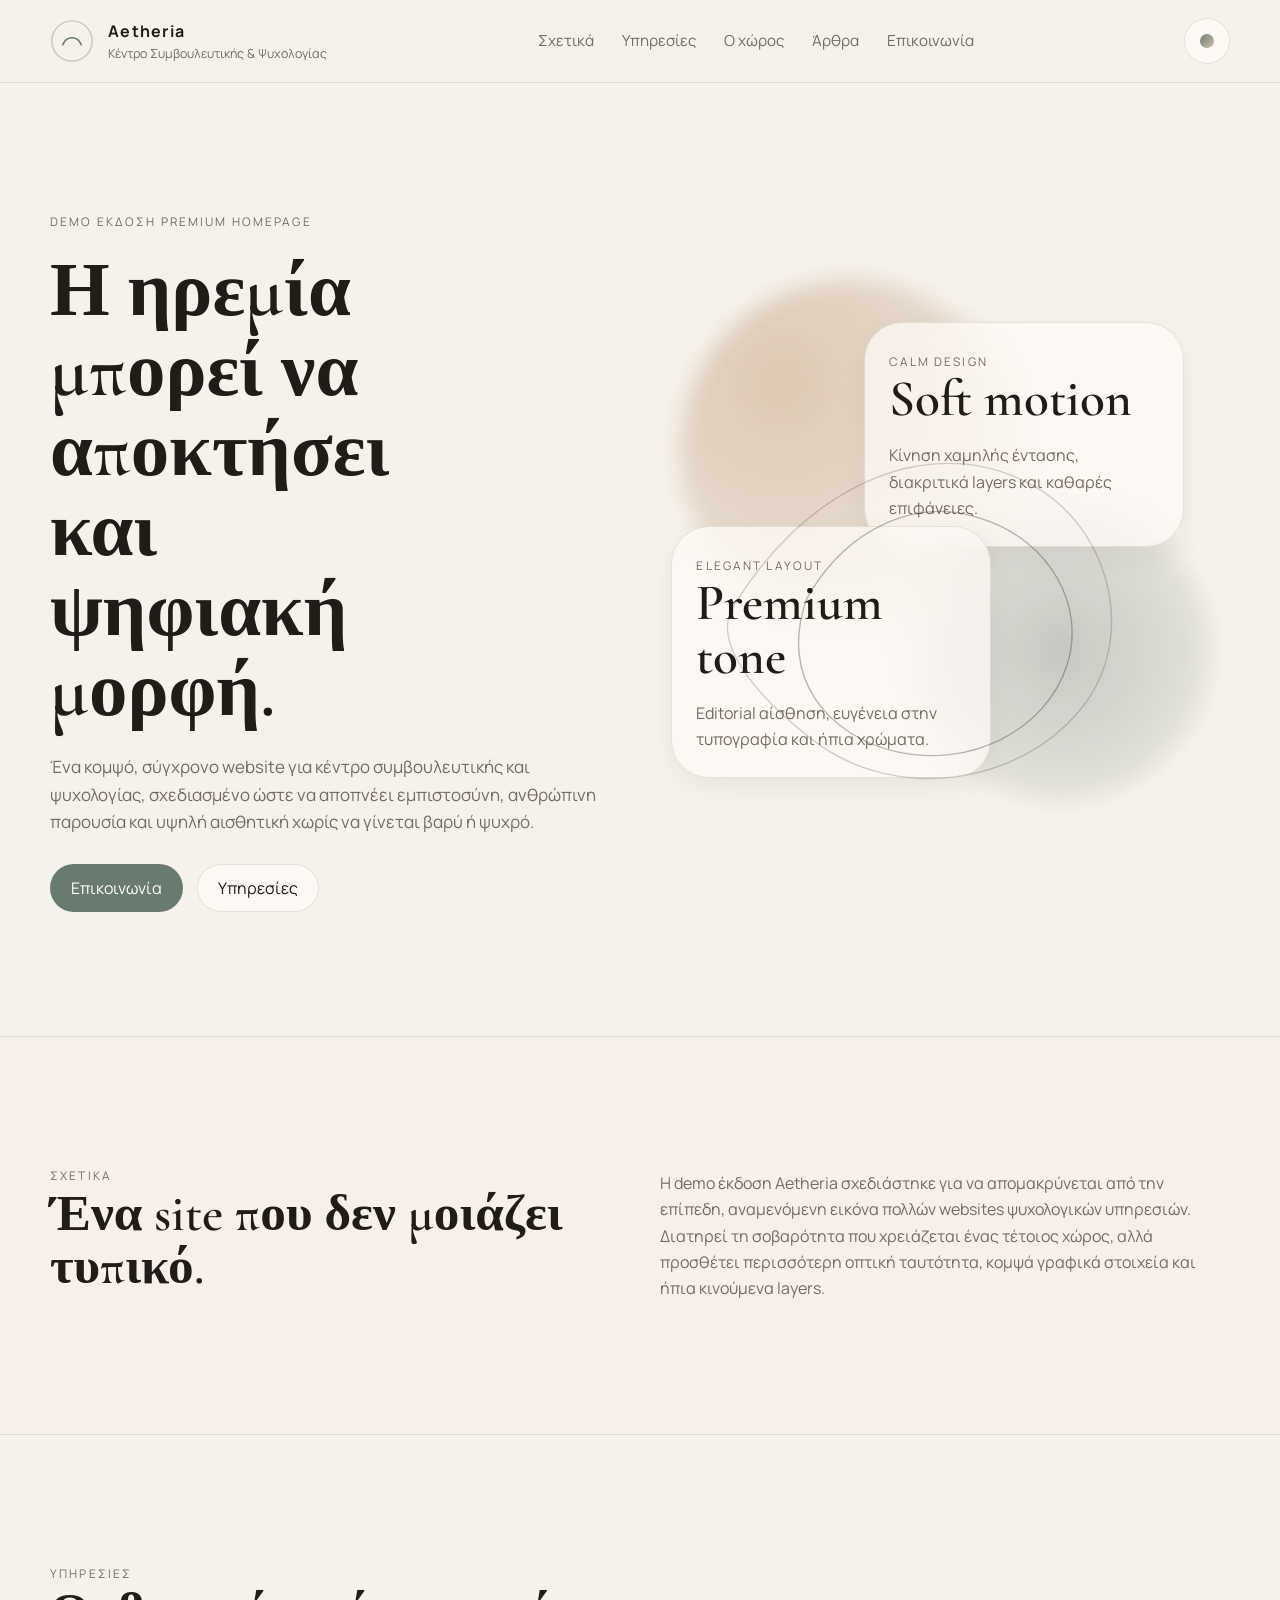
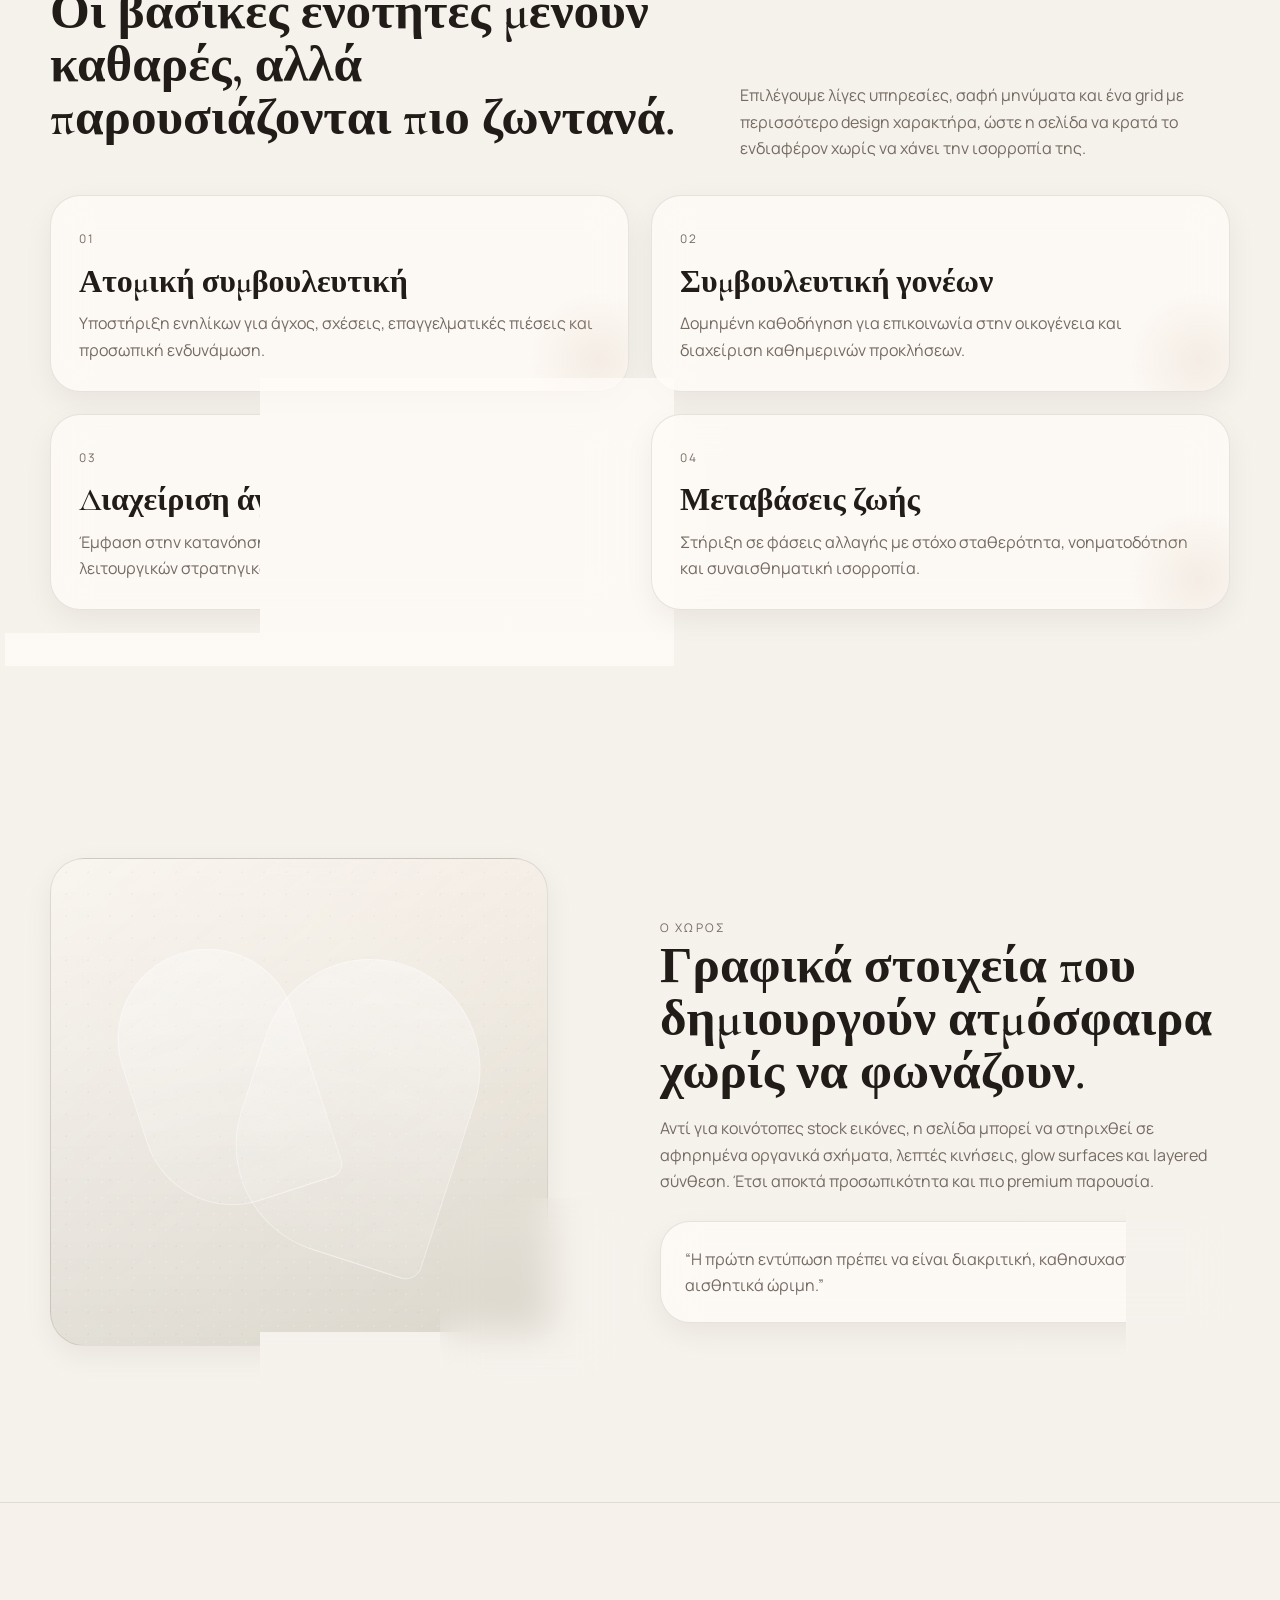
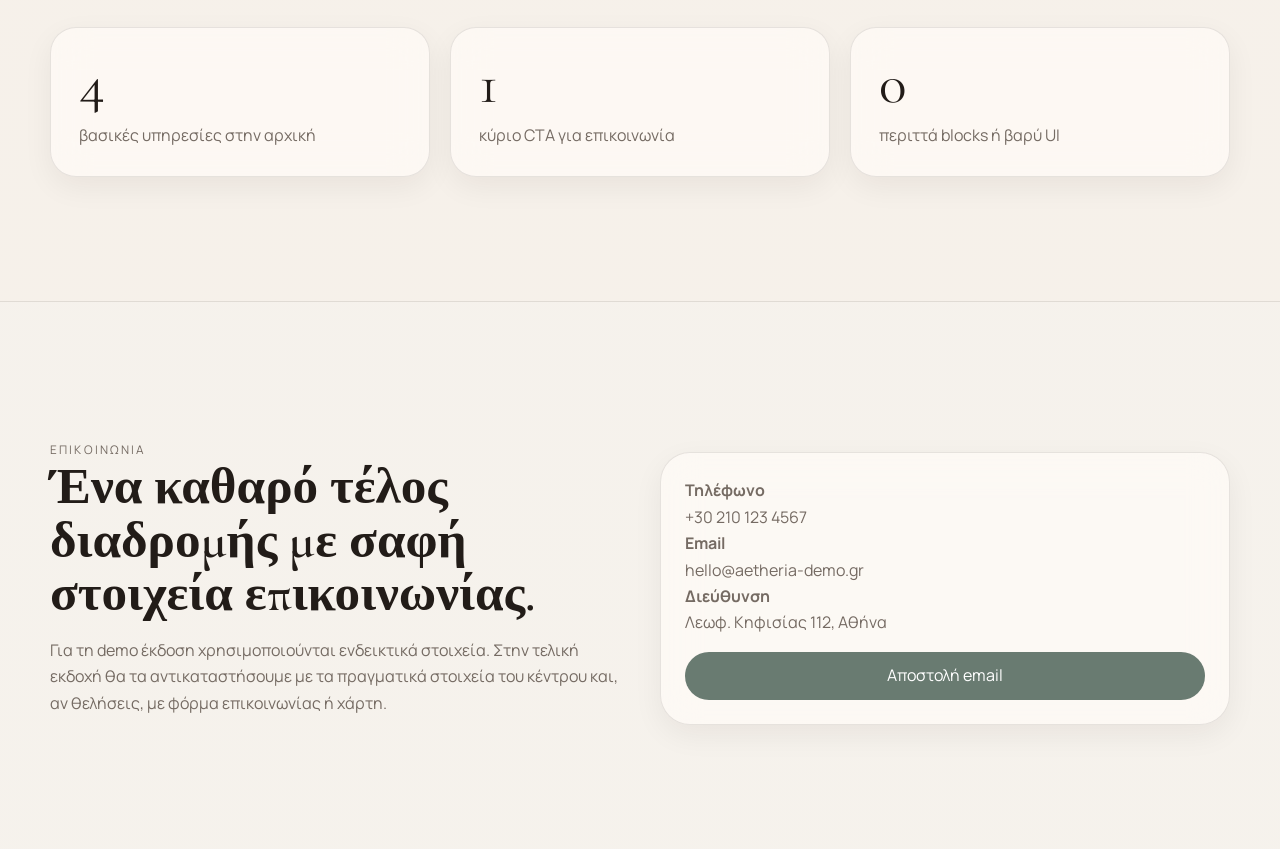
<file: index.html>
<!doctype html><html lang="el" data-theme="light"><head><meta charset="UTF-8"><meta name="viewport" content="width=device-width,initial-scale=1.0"><title>Aetheria</title><link rel="preconnect" href="https://fonts.googleapis.com"><link rel="preconnect" href="https://fonts.gstatic.com" crossorigin><link href="https://fonts.googleapis.com/css2?family=Manrope:wght@400;500;600;700&family=Cormorant+Garamond:wght@500;600;700&display=swap" rel="stylesheet"><link rel="stylesheet" href="style.css"></head><body><header class="site-header"><div class="container nav-bar"><a href="index.html" class="brand"><svg class="brand-logo" viewBox="0 0 48 48" fill="none"><circle cx="24" cy="24" r="22" stroke="currentColor" stroke-width="1.5" opacity=".35"/><path d="M14 28C18 18 30 18 34 28" stroke="currentColor" stroke-width="1.8" stroke-linecap="round"/></svg><span><strong>Aetheria</strong><small>Κέντρο Συμβουλευτικής & Ψυχολογίας</small></span></a><nav class="main-nav"><a href="index.html#about">Σχετικά</a><a href="index.html#services">Υπηρεσίες</a><a href="index.html#space">Ο χώρος</a><a href="articles.html">Άρθρα</a><a href="index.html#contact">Επικοινωνία</a></nav><a class="mobile-articles" href="articles.html">Άρθρα</a><button class="theme-toggle" data-theme-toggle aria-label="Switch theme"><span class="theme-dot"></span></button></div></header><main id="main-content"><section id="hero" class="hero section"><div class="container hero-grid"><div class="hero-copy reveal"><p class="eyebrow">Demo έκδοση premium homepage</p><h1>Η ηρεμία μπορεί να αποκτήσει και ψηφιακή μορφή.</h1><p class="lead">Ένα κομψό, σύγχρονο website για κέντρο συμβουλευτικής και ψυχολογίας, σχεδιασμένο ώστε να αποπνέει εμπιστοσύνη, ανθρώπινη παρουσία και υψηλή αισθητική χωρίς να γίνεται βαρύ ή ψυχρό.</p><div class="hero-actions"><a class="button button-primary" href="#contact">Επικοινωνία</a><a class="button button-secondary" href="#services">Υπηρεσίες</a></div></div><div class="hero-visual reveal"><div class="orb orb-one"></div><div class="orb orb-two"></div><div class="hero-panel glass-card floating-card card-a"><span class="mini-label">Calm design</span><h2>Soft motion</h2><p>Κίνηση χαμηλής έντασης, διακριτικά layers και καθαρές επιφάνειες.</p></div><div class="hero-panel glass-card floating-card card-b"><span class="mini-label">Elegant layout</span><h2>Premium tone</h2><p>Editorial αίσθηση, ευγένεια στην τυπογραφία και ήπια χρώματα.</p></div><svg class="line-art" viewBox="0 0 500 500" fill="none"><path d="M64 265C132 153 243 109 330 160C398 200 419 297 367 357C314 420 208 437 136 383C77 338 47 293 64 265Z" stroke="currentColor" stroke-width="1.2" opacity=".35"/><path d="M129 257C164 196 225 167 284 188C341 207 374 263 357 316C338 374 272 406 208 392C149 379 103 328 129 257Z" stroke="currentColor" stroke-width="1.2" opacity=".55"/></svg></div></div></section><section id="about" class="section section-soft"><div class="container two-col"><div class="reveal"><p class="section-kicker">Σχετικά</p><h2>Ένα site που δεν μοιάζει τυπικό.</h2></div><div class="reveal"><p>Η demo έκδοση Aetheria σχεδιάστηκε για να απομακρύνεται από την επίπεδη, αναμενόμενη εικόνα πολλών websites ψυχολογικών υπηρεσιών. Διατηρεί τη σοβαρότητα που χρειάζεται ένας τέτοιος χώρος, αλλά προσθέτει περισσότερη οπτική ταυτότητα, κομψά γραφικά στοιχεία και ήπια κινούμενα layers.</p></div></div></section><section id="services" class="section"><div class="container"><div class="section-head reveal"><div><p class="section-kicker">Υπηρεσίες</p><h2>Οι βασικές ενότητες μένουν καθαρές, αλλά παρουσιάζονται πιο ζωντανά.</h2></div><p>Επιλέγουμε λίγες υπηρεσίες, σαφή μηνύματα και ένα grid με περισσότερο design χαρακτήρα, ώστε η σελίδα να κρατά το ενδιαφέρον χωρίς να χάνει την ισορροπία της.</p></div><div class="services-grid"><article class="service-card reveal"><span class="service-index">01</span><h3>Ατομική συμβουλευτική</h3><p>Υποστήριξη ενηλίκων για άγχος, σχέσεις, επαγγελματικές πιέσεις και προσωπική ενδυνάμωση.</p></article><article class="service-card reveal delay-1"><span class="service-index">02</span><h3>Συμβουλευτική γονέων</h3><p>Δομημένη καθοδήγηση για επικοινωνία στην οικογένεια και διαχείριση καθημερινών προκλήσεων.</p></article><article class="service-card reveal delay-2"><span class="service-index">03</span><h3>Διαχείριση άγχους</h3><p>Έμφαση στην κατανόηση των μοτίβων πίεσης και στην ανάπτυξη πιο λειτουργικών στρατηγικών.</p></article><article class="service-card reveal delay-3"><span class="service-index">04</span><h3>Μεταβάσεις ζωής</h3><p>Στήριξη σε φάσεις αλλαγής με στόχο σταθερότητα, νοηματοδότηση και συναισθηματική ισορροπία.</p></article></div></div></section><section id="space" class="section editorial-band"><div class="container editorial-grid"><div class="visual-stack reveal"><div class="editorial-card large-card"><div class="grain"></div><div class="abstract-leaf abstract-leaf-one"></div><div class="abstract-leaf abstract-leaf-two"></div></div><div class="editorial-card small-card floating-card-soft"></div></div><div class="editorial-copy reveal delay-1"><p class="section-kicker">Ο χώρος</p><h2>Γραφικά στοιχεία που δημιουργούν ατμόσφαιρα χωρίς να φωνάζουν.</h2><p>Αντί για κοινότοπες stock εικόνες, η σελίδα μπορεί να στηριχθεί σε αφηρημένα οργανικά σχήματα, λεπτές κινήσεις, glow surfaces και layered σύνθεση. Έτσι αποκτά προσωπικότητα και πιο premium παρουσία.</p><div class="quote-card glass-card"><p>“Η πρώτη εντύπωση πρέπει να είναι διακριτική, καθησυχαστική και αισθητικά ώριμη.”</p></div></div></div></section><section class="section section-soft metrics-section"><div class="container metrics-grid"><div class="metric-card reveal"><span class="metric-value">4</span><span class="metric-label">βασικές υπηρεσίες στην αρχική</span></div><div class="metric-card reveal delay-1"><span class="metric-value">1</span><span class="metric-label">κύριο CTA για επικοινωνία</span></div><div class="metric-card reveal delay-2"><span class="metric-value">0</span><span class="metric-label">περιττά blocks ή βαρύ UI</span></div></div></section><section id="contact" class="section contact-section"><div class="container contact-grid"><div class="reveal"><p class="section-kicker">Επικοινωνία</p><h2>Ένα καθαρό τέλος διαδρομής με σαφή στοιχεία επικοινωνίας.</h2><p>Για τη demo έκδοση χρησιμοποιούνται ενδεικτικά στοιχεία. Στην τελική εκδοχή θα τα αντικαταστήσουμε με τα πραγματικά στοιχεία του κέντρου και, αν θελήσεις, με φόρμα επικοινωνίας ή χάρτη.</p></div><div class="contact-card glass-card reveal delay-1"><p><strong>Τηλέφωνο</strong><br><a href="tel:+302101234567">+30 210 123 4567</a></p><p><strong>Email</strong><br><a href="mailto:hello@aetheria-demo.gr">hello@aetheria-demo.gr</a></p><p><strong>Διεύθυνση</strong><br>Λεωφ. Κηφισίας 112, Αθήνα</p><a class="button button-primary full-button" href="mailto:hello@aetheria-demo.gr">Αποστολή email</a></div></div></section></main><script src="script.js"></script></body></html>
</file>
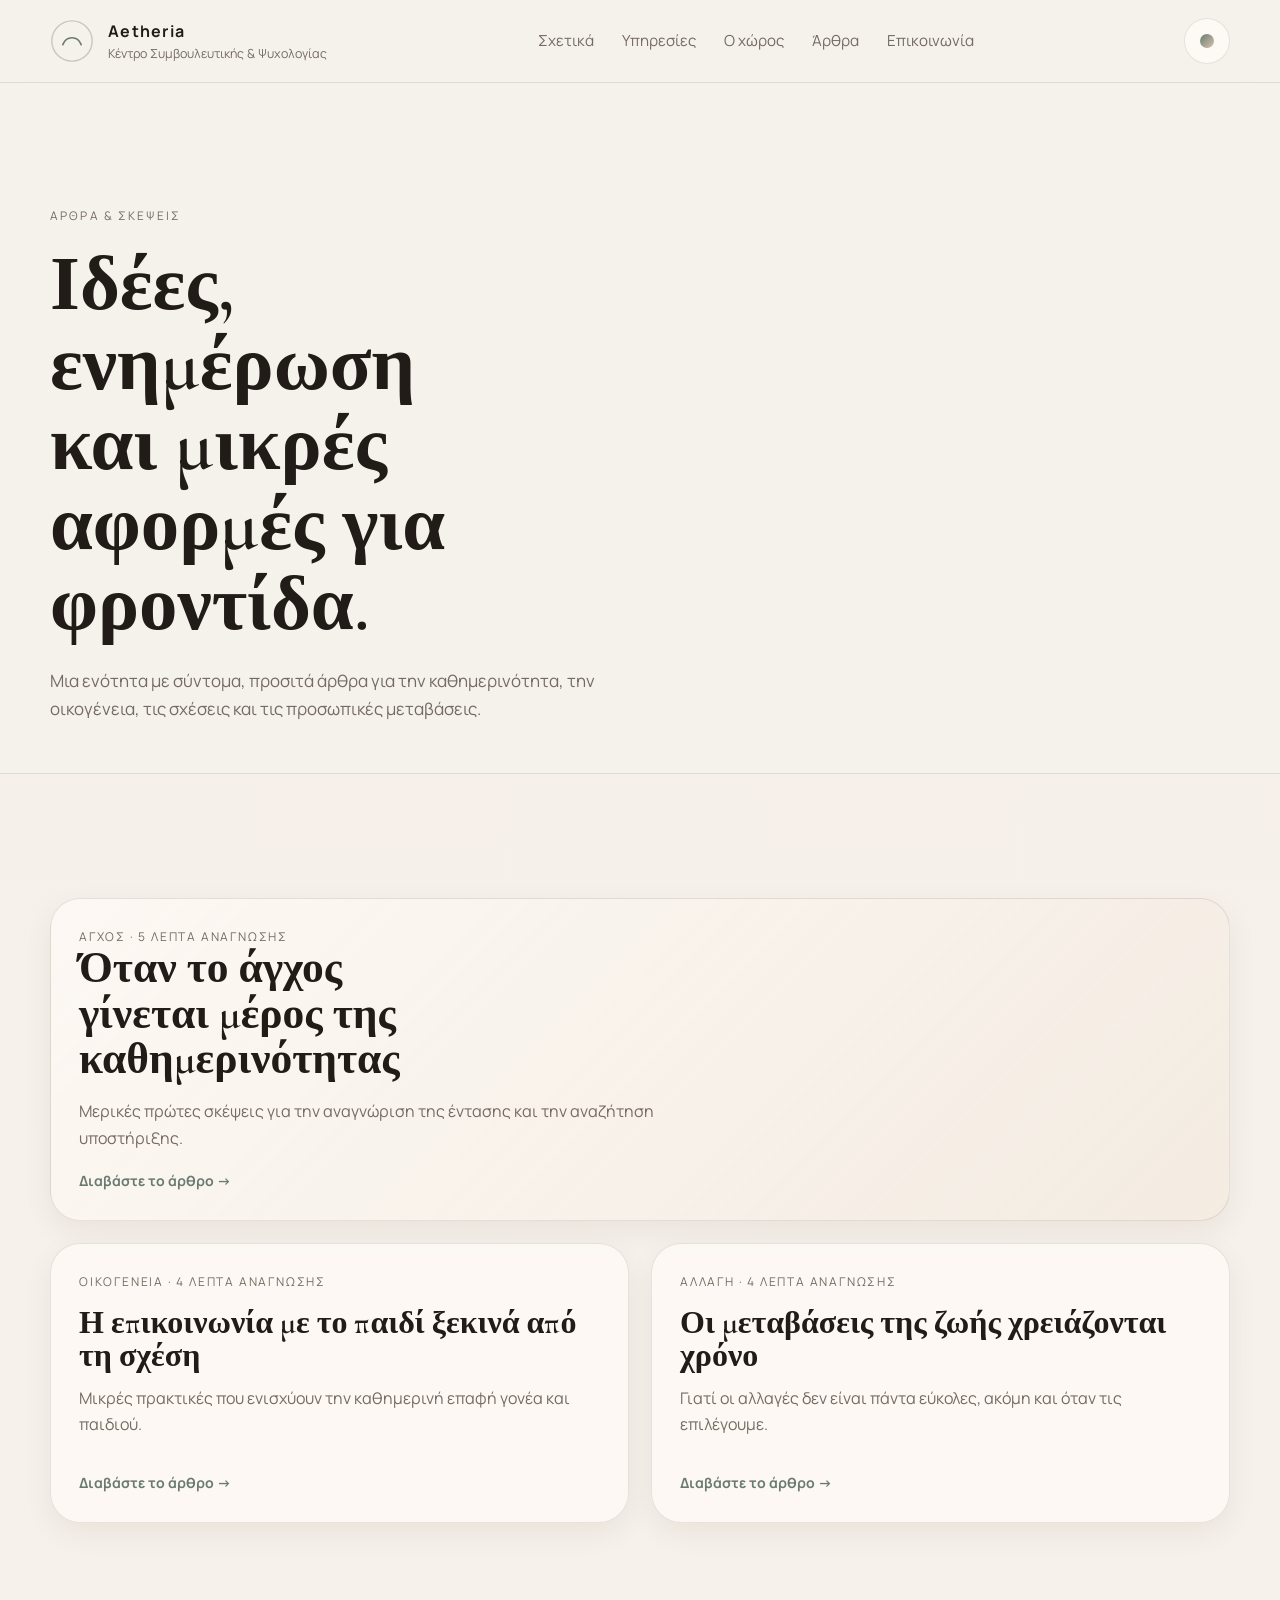
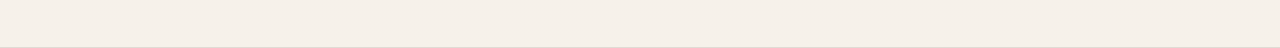
<file: articles.html>
<!doctype html><html lang="el" data-theme="light"><head><meta charset="UTF-8"><meta name="viewport" content="width=device-width,initial-scale=1.0"><title>Άρθρα | Aetheria</title><link rel="preconnect" href="https://fonts.googleapis.com"><link rel="preconnect" href="https://fonts.gstatic.com" crossorigin><link href="https://fonts.googleapis.com/css2?family=Manrope:wght@400;500;600;700&family=Cormorant+Garamond:wght@500;600;700&display=swap" rel="stylesheet"><link rel="stylesheet" href="style.css"></head><body><header class="site-header"><div class="container nav-bar"><a href="index.html" class="brand"><svg class="brand-logo" viewBox="0 0 48 48" fill="none"><circle cx="24" cy="24" r="22" stroke="currentColor" stroke-width="1.5" opacity=".35"/><path d="M14 28C18 18 30 18 34 28" stroke="currentColor" stroke-width="1.8" stroke-linecap="round"/></svg><span><strong>Aetheria</strong><small>Κέντρο Συμβουλευτικής & Ψυχολογίας</small></span></a><nav class="main-nav"><a href="index.html#about">Σχετικά</a><a href="index.html#services">Υπηρεσίες</a><a href="index.html#space">Ο χώρος</a><a href="articles.html">Άρθρα</a><a href="index.html#contact">Επικοινωνία</a></nav><a class="mobile-articles" href="articles.html">Άρθρα</a><button class="theme-toggle" data-theme-toggle aria-label="Switch theme"><span class="theme-dot"></span></button></div></header><main><section class="articles-hero"><div class="container reveal"><p class="eyebrow">Άρθρα & Σκέψεις</p><h1>Ιδέες, ενημέρωση και μικρές αφορμές για φροντίδα.</h1><p class="lead">Μια ενότητα με σύντομα, προσιτά άρθρα για την καθημερινότητα, την οικογένεια, τις σχέσεις και τις προσωπικές μεταβάσεις.</p></div></section><section class="section section-soft"><div class="container article-list"><a class="article-card featured reveal" href="articles/anxiety-everyday.html"><span class="article-meta">Άγχος · 5 λεπτά ανάγνωσης</span><h2>Όταν το άγχος γίνεται μέρος της καθημερινότητας</h2><p>Μερικές πρώτες σκέψεις για την αναγνώριση της έντασης και την αναζήτηση υποστήριξης.</p><span class="article-read">Διαβάστε το άρθρο →</span></a><a class="article-card reveal delay-1" href="articles/parent-communication.html"><span class="article-meta">Οικογένεια · 4 λεπτά ανάγνωσης</span><h3>Η επικοινωνία με το παιδί ξεκινά από τη σχέση</h3><p>Μικρές πρακτικές που ενισχύουν την καθημερινή επαφή γονέα και παιδιού.</p><span class="article-read">Διαβάστε το άρθρο →</span></a><a class="article-card reveal delay-2" href="articles/life-transitions.html"><span class="article-meta">Αλλαγή · 4 λεπτά ανάγνωσης</span><h3>Οι μεταβάσεις της ζωής χρειάζονται χρόνο</h3><p>Γιατί οι αλλαγές δεν είναι πάντα εύκολες, ακόμη και όταν τις επιλέγουμε.</p><span class="article-read">Διαβάστε το άρθρο →</span></a></div></section></main><script src="script.js"></script></body></html>
</file>
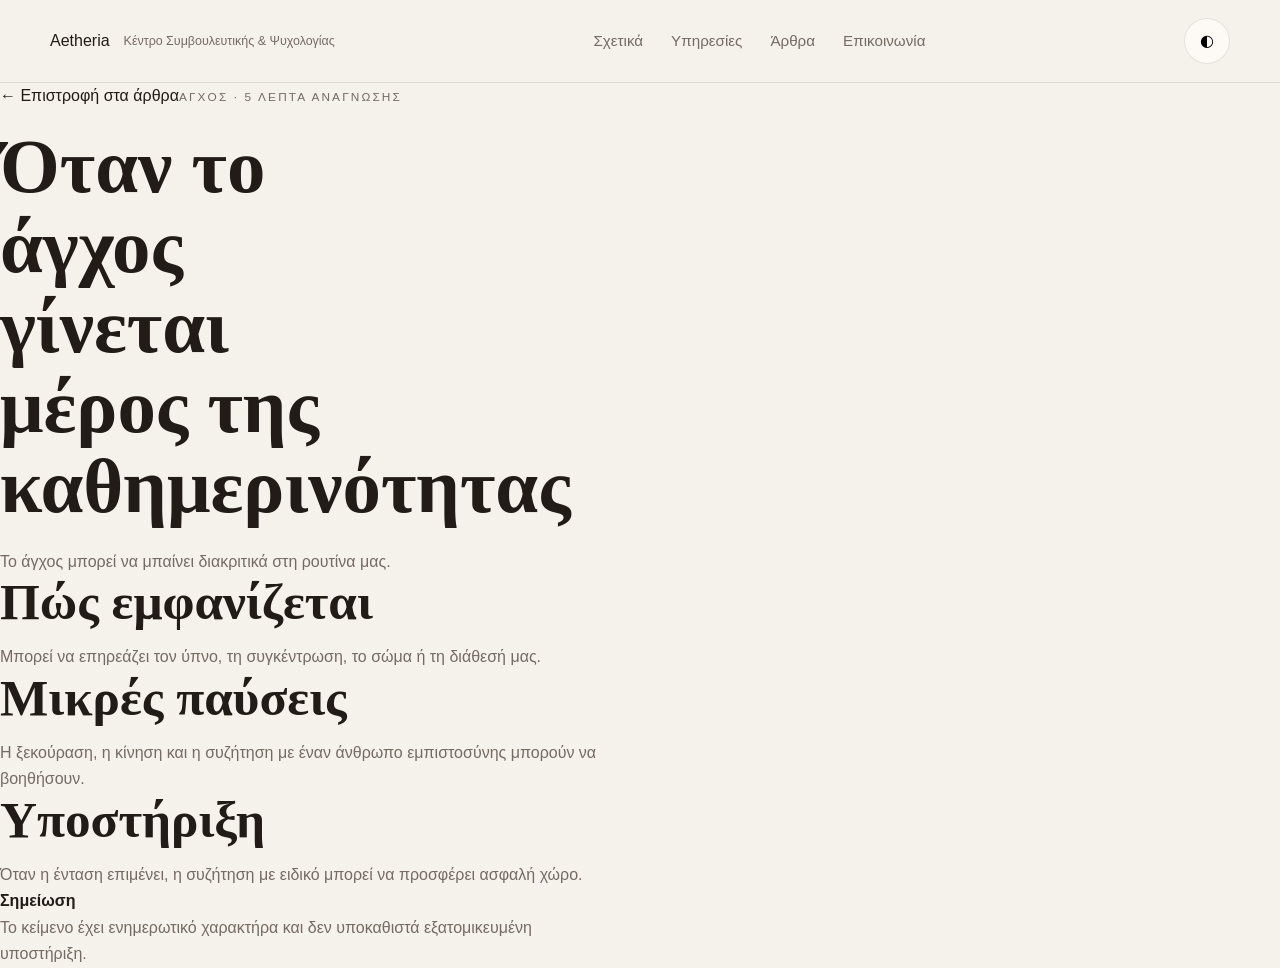
<file: articles/anxiety-everyday.html>
<!doctype html><html lang="el"><head><meta charset="utf-8"><meta name="viewport" content="width=device-width,initial-scale=1"><title>Όταν το άγχος γίνεται μέρος της καθημερινότητας | Aetheria</title><link rel="stylesheet" href="../style.css"></head><body><header class="site-header"><div class="container nav-bar"><a class="brand" href="../index.html">Aetheria <small>Κέντρο Συμβουλευτικής & Ψυχολογίας</small></a><nav class="main-nav"><a href="../index.html#about">Σχετικά</a><a href="../index.html#services">Υπηρεσίες</a><a href="../articles.html">Άρθρα</a><a href="../index.html#contact">Επικοινωνία</a></nav><a class="mobile-articles" href="../articles.html">Άρθρα</a><button class="theme-toggle" aria-label="Αλλαγή θέματος">◐</button></div></header><main class="article"><a class="back" href="../articles.html">← Επιστροφή στα άρθρα</a><p class="eyebrow">Άγχος · 5 λεπτά ανάγνωσης</p><h1>Όταν το άγχος γίνεται μέρος της καθημερινότητας</h1><p>Το άγχος μπορεί να μπαίνει διακριτικά στη ρουτίνα μας.</p><h2>Πώς εμφανίζεται</h2><p>Μπορεί να επηρεάζει τον ύπνο, τη συγκέντρωση, το σώμα ή τη διάθεσή μας.</p><h2>Μικρές παύσεις</h2><p>Η ξεκούραση, η κίνηση και η συζήτηση με έναν άνθρωπο εμπιστοσύνης μπορούν να βοηθήσουν.</p><h2>Υποστήριξη</h2><p>Όταν η ένταση επιμένει, η συζήτηση με ειδικό μπορεί να προσφέρει ασφαλή χώρο.</p><div class="note"><strong>Σημείωση</strong><p>Το κείμενο έχει ενημερωτικό χαρακτήρα και δεν υποκαθιστά εξατομικευμένη υποστήριξη.</p></div></main></body></html>
</file>
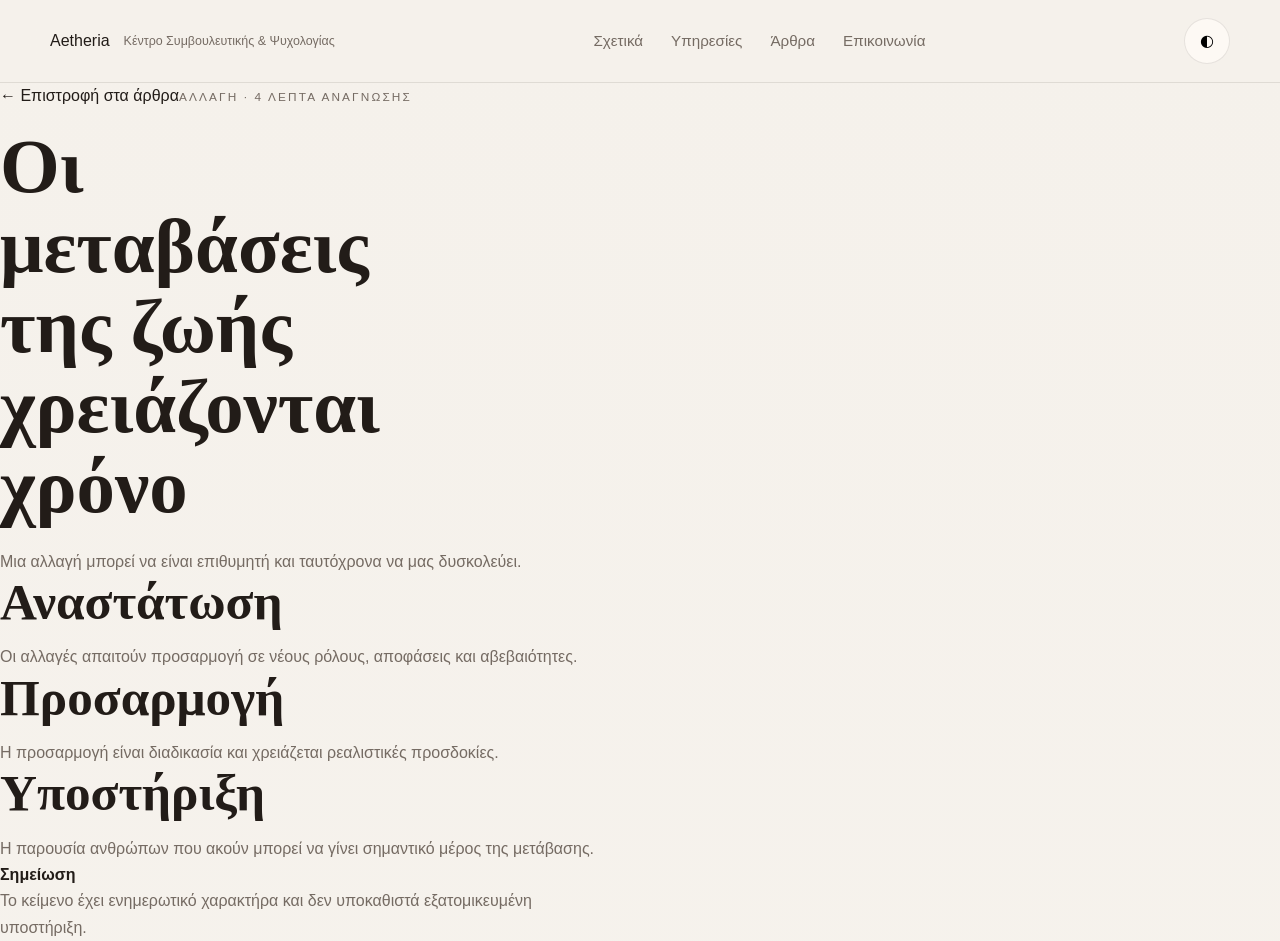
<file: articles/life-transitions.html>
<!doctype html><html lang="el"><head><meta charset="utf-8"><meta name="viewport" content="width=device-width,initial-scale=1"><title>Οι μεταβάσεις της ζωής χρειάζονται χρόνο | Aetheria</title><link rel="stylesheet" href="../style.css"></head><body><header class="site-header"><div class="container nav-bar"><a class="brand" href="../index.html">Aetheria <small>Κέντρο Συμβουλευτικής & Ψυχολογίας</small></a><nav class="main-nav"><a href="../index.html#about">Σχετικά</a><a href="../index.html#services">Υπηρεσίες</a><a href="../articles.html">Άρθρα</a><a href="../index.html#contact">Επικοινωνία</a></nav><a class="mobile-articles" href="../articles.html">Άρθρα</a><button class="theme-toggle" aria-label="Αλλαγή θέματος">◐</button></div></header><main class="article"><a class="back" href="../articles.html">← Επιστροφή στα άρθρα</a><p class="eyebrow">Αλλαγή · 4 λεπτά ανάγνωσης</p><h1>Οι μεταβάσεις της ζωής χρειάζονται χρόνο</h1><p>Μια αλλαγή μπορεί να είναι επιθυμητή και ταυτόχρονα να μας δυσκολεύει.</p><h2>Αναστάτωση</h2><p>Οι αλλαγές απαιτούν προσαρμογή σε νέους ρόλους, αποφάσεις και αβεβαιότητες.</p><h2>Προσαρμογή</h2><p>Η προσαρμογή είναι διαδικασία και χρειάζεται ρεαλιστικές προσδοκίες.</p><h2>Υποστήριξη</h2><p>Η παρουσία ανθρώπων που ακούν μπορεί να γίνει σημαντικό μέρος της μετάβασης.</p><div class="note"><strong>Σημείωση</strong><p>Το κείμενο έχει ενημερωτικό χαρακτήρα και δεν υποκαθιστά εξατομικευμένη υποστήριξη.</p></div></main></body></html>
</file>
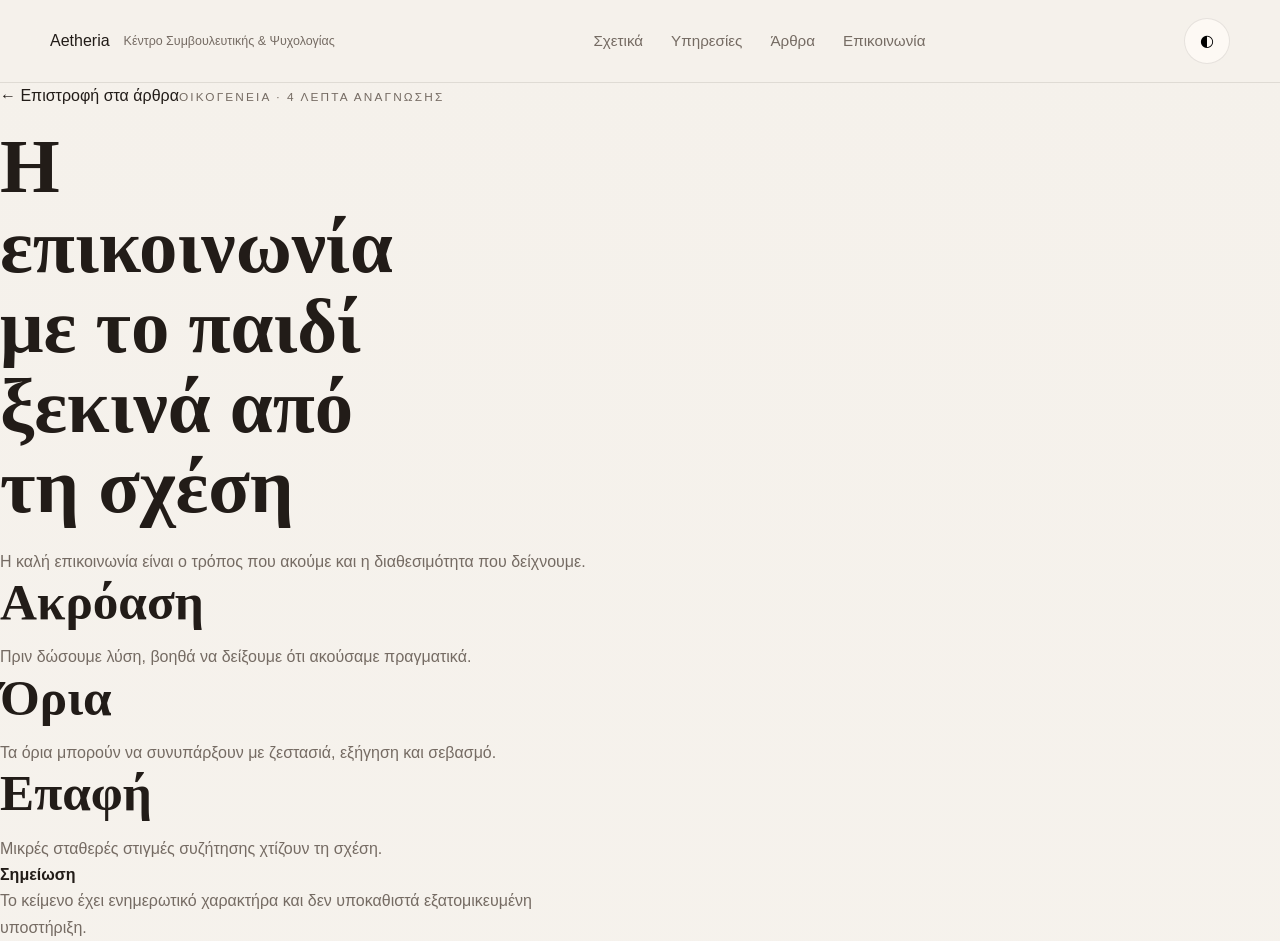
<file: articles/parent-communication.html>
<!doctype html><html lang="el"><head><meta charset="utf-8"><meta name="viewport" content="width=device-width,initial-scale=1"><title>Η επικοινωνία με το παιδί ξεκινά από τη σχέση | Aetheria</title><link rel="stylesheet" href="../style.css"></head><body><header class="site-header"><div class="container nav-bar"><a class="brand" href="../index.html">Aetheria <small>Κέντρο Συμβουλευτικής & Ψυχολογίας</small></a><nav class="main-nav"><a href="../index.html#about">Σχετικά</a><a href="../index.html#services">Υπηρεσίες</a><a href="../articles.html">Άρθρα</a><a href="../index.html#contact">Επικοινωνία</a></nav><a class="mobile-articles" href="../articles.html">Άρθρα</a><button class="theme-toggle" aria-label="Αλλαγή θέματος">◐</button></div></header><main class="article"><a class="back" href="../articles.html">← Επιστροφή στα άρθρα</a><p class="eyebrow">Οικογένεια · 4 λεπτά ανάγνωσης</p><h1>Η επικοινωνία με το παιδί ξεκινά από τη σχέση</h1><p>Η καλή επικοινωνία είναι ο τρόπος που ακούμε και η διαθεσιμότητα που δείχνουμε.</p><h2>Ακρόαση</h2><p>Πριν δώσουμε λύση, βοηθά να δείξουμε ότι ακούσαμε πραγματικά.</p><h2>Όρια</h2><p>Τα όρια μπορούν να συνυπάρξουν με ζεστασιά, εξήγηση και σεβασμό.</p><h2>Επαφή</h2><p>Μικρές σταθερές στιγμές συζήτησης χτίζουν τη σχέση.</p><div class="note"><strong>Σημείωση</strong><p>Το κείμενο έχει ενημερωτικό χαρακτήρα και δεν υποκαθιστά εξατομικευμένη υποστήριξη.</p></div></main></body></html>
</file>
<file: style.css>
:root,[data-theme="light"]{--bg:#f5f1eb;--surface:rgba(255,251,247,.72);--surface-2:rgba(248,241,233,.88);--surface-strong:#efe5d9;--text:#221c18;--muted:#756b63;--line:rgba(34,28,24,.1);--primary:#697b71;--primary-dark:#4d5e55;--highlight:#d6c2ae;--shadow-sm:0 10px 30px rgba(35,22,9,.06);--radius-lg:30px;--radius-xl:38px}[data-theme="dark"]{--bg:#171412;--surface:rgba(35,31,28,.76);--surface-2:rgba(42,38,34,.88);--surface-strong:#2a2521;--text:#ebe3da;--muted:#b0a69d;--line:rgba(235,227,218,.1);--primary:#9ab1a5;--primary-dark:#829a8f;--highlight:#866d5b;--shadow-sm:0 10px 30px rgba(0,0,0,.2)}*{box-sizing:border-box}html{scroll-behavior:smooth}body{margin:0;min-height:100vh;font-family:Manrope,sans-serif;background:radial-gradient(circle at 12% 18%,rgba(214,194,174,.25),transparent 0 32%),radial-gradient(circle at 85% 22%,rgba(105,123,113,.18),transparent 0 26%),linear-gradient(180deg,var(--bg) 0%,color-mix(in srgb,var(--bg) 94%,#fff 6%) 100%);color:var(--text);line-height:1.65;overflow-x:hidden}a{color:inherit;text-decoration:none}button{font:inherit}.container{width:min(1180px,calc(100% - 40px));margin:0 auto}.section{padding:clamp(72px,10vw,124px) 0}.site-header{position:sticky;top:0;z-index:40;backdrop-filter:blur(18px);background:color-mix(in srgb,var(--bg) 78%,transparent 22%);border-bottom:1px solid var(--line)}.nav-bar{min-height:82px;display:flex;align-items:center;justify-content:space-between;gap:24px}.brand{display:inline-flex;align-items:center;gap:14px;min-width:0}.brand-logo{width:44px;height:44px;color:var(--primary);flex:0 0 auto}.brand strong{display:block;font-size:1rem;letter-spacing:.08em}.brand small{display:block;color:var(--muted);font-size:.78rem}.main-nav{display:flex;gap:28px}.main-nav a{color:var(--muted);font-size:.95rem;position:relative}.main-nav a:after{content:"";position:absolute;left:0;bottom:-8px;width:100%;height:1px;background:currentColor;transform:scaleX(0);transform-origin:left;transition:transform 180ms ease}.main-nav a:hover:after,.main-nav a.active:after{transform:scaleX(1)}.theme-toggle{width:46px;height:46px;border-radius:999px;border:1px solid var(--line);background:var(--surface);display:inline-flex;align-items:center;justify-content:center;cursor:pointer;flex:0 0 auto}.theme-dot{width:14px;height:14px;border-radius:50%;background:linear-gradient(135deg,var(--primary),var(--highlight))}.mobile-articles{display:none;min-height:38px;padding:0 14px;border-radius:999px;border:1px solid var(--line);background:var(--surface);color:var(--text);font-size:.82rem;font-weight:700;align-items:center;justify-content:center}.hero-grid,.two-col,.editorial-grid,.contact-grid{display:grid;grid-template-columns:repeat(2,minmax(0,1fr));gap:40px;align-items:center}.eyebrow,.section-kicker,.mini-label,.service-index{display:inline-block;text-transform:uppercase;letter-spacing:.18em;font-size:.74rem;color:var(--muted)}h1,h2,h3{margin:0;font-family:'Cormorant Garamond',serif;line-height:1.04;font-weight:600}h1{font-size:clamp(3.2rem,6vw,6.4rem);margin:18px 0 22px;max-width:10ch}h2{font-size:clamp(2.4rem,4vw,4rem);margin-bottom:16px}h3{font-size:2rem;margin:14px 0 12px}p{margin:0;color:var(--muted);max-width:68ch}.lead{font-size:1.06rem;max-width:58ch}.hero-actions{display:flex;flex-wrap:wrap;gap:14px;margin-top:28px}.button{min-height:48px;padding:0 20px;border-radius:999px;display:inline-flex;align-items:center;justify-content:center;border:1px solid var(--line);transition:transform 180ms ease,background 180ms ease}.button:hover{transform:translateY(-1px)}.button-primary{background:var(--primary);color:white;border-color:transparent}.button-primary:hover{background:var(--primary-dark)}.button-secondary{background:var(--surface);color:var(--text)}.full-button{width:100%;margin-top:16px}.hero-visual{position:relative;min-height:620px}.orb{position:absolute;border-radius:50%;filter:blur(10px);animation:drift 10s ease-in-out infinite}.orb-one{width:340px;height:340px;background:radial-gradient(circle at 30% 30%,rgba(214,194,174,.9),rgba(214,194,174,.05));top:30px;left:20px}.orb-two{width:300px;height:300px;background:radial-gradient(circle at 50% 50%,rgba(105,123,113,.35),rgba(105,123,113,.02));right:20px;bottom:70px;animation-delay:-3s}.line-art{position:absolute;inset:30px 0 0;width:100%;height:100%;color:var(--text);opacity:.55}.glass-card,.service-card,.metric-card,.editorial-card,.contact-card{border:1px solid var(--line);background:var(--surface);backdrop-filter:blur(18px);box-shadow:var(--shadow-sm)}.hero-panel{position:absolute;width:min(320px,76%);padding:24px;border-radius:var(--radius-xl)}.card-a{top:72px;right:8%}.card-b{bottom:92px;left:2%}.floating-card{animation:floaty 7s ease-in-out infinite}.floating-card-soft{animation:floaty 8s ease-in-out infinite}.card-b{animation-delay:-2s}.section-soft{background:color-mix(in srgb,var(--surface-2) 72%,transparent 28%);border-top:1px solid var(--line);border-bottom:1px solid var(--line)}.section-head{display:grid;grid-template-columns:1.15fr .85fr;gap:28px;align-items:end;margin-bottom:34px}.services-grid{display:grid;grid-template-columns:repeat(2,minmax(0,1fr));gap:22px}.service-card{border-radius:var(--radius-lg);padding:28px;position:relative;overflow:hidden}.service-card:before{content:"";position:absolute;inset:auto -40px -40px auto;width:140px;height:140px;border-radius:50%;background:radial-gradient(circle,rgba(214,194,174,.22),transparent 70%)}.editorial-band{overflow:hidden}.visual-stack{position:relative;min-height:520px}.editorial-card{border-radius:34px;position:absolute}.large-card{inset:0 72px 32px 0;background:linear-gradient(140deg,rgba(255,255,255,.55),rgba(255,255,255,.08)),linear-gradient(180deg,color-mix(in srgb,var(--surface-strong) 88%,transparent 12%),color-mix(in srgb,var(--primary) 18%,var(--surface-strong) 82%));overflow:hidden}.small-card{width:180px;height:180px;right:0;bottom:0;background:linear-gradient(160deg,color-mix(in srgb,var(--highlight) 65%,transparent 35%),color-mix(in srgb,var(--surface) 90%,transparent 10%))}.grain{position:absolute;inset:0;opacity:.18;background-image:radial-gradient(circle at 20% 20%,rgba(255,255,255,.75) 0 1px,transparent 1px),radial-gradient(circle at 70% 60%,rgba(34,28,24,.18) 0 1px,transparent 1px);background-size:16px 16px,22px 22px}.abstract-leaf{position:absolute;border-radius:120px 120px 18px 120px;border:1px solid rgba(255,255,255,.38);background:linear-gradient(180deg,rgba(255,255,255,.34),rgba(255,255,255,.08));transform-origin:center}.abstract-leaf-one{width:180px;height:260px;left:16%;top:18%;transform:rotate(-18deg);animation:sway 9s ease-in-out infinite}.abstract-leaf-two{width:220px;height:300px;right:16%;top:20%;transform:rotate(18deg);animation:sway 10s ease-in-out infinite reverse}.quote-card,.contact-card{border-radius:var(--radius-lg);padding:24px;margin-top:26px}.metrics-grid{display:grid;grid-template-columns:repeat(3,minmax(0,1fr));gap:20px}.metric-card{border-radius:26px;padding:28px}.metric-value{display:block;font-family:'Cormorant Garamond',serif;font-size:3.6rem;line-height:1;color:var(--text)}.metric-label{display:block;margin-top:8px;color:var(--muted)}.reveal{opacity:0;transform:translateY(24px);transition:opacity 700ms ease,transform 700ms ease}.reveal.is-visible{opacity:1;transform:translateY(0)}.delay-1{transition-delay:120ms}.delay-2{transition-delay:220ms}.delay-3{transition-delay:320ms}@keyframes floaty{0%,100%{transform:translateY(0)}50%{transform:translateY(-12px)}}@keyframes drift{0%,100%{transform:translate3d(0,0,0) scale(1)}50%{transform:translate3d(0,-14px,0) scale(1.03)}}@keyframes sway{0%,100%{transform:rotate(-18deg) translateY(0)}50%{transform:rotate(-14deg) translateY(-10px)}}
/* New styles used only by the Article pages */.articles-hero,.article-header{padding:clamp(72px,10vw,118px) 0 50px}.articles-hero h1,.article-header h1{max-width:13ch}.article-list{display:grid;grid-template-columns:repeat(2,minmax(0,1fr));gap:22px}.article-card{display:flex;flex-direction:column;min-height:280px;padding:28px;border:1px solid var(--line);border-radius:var(--radius-lg);background:var(--surface);box-shadow:var(--shadow-sm);transition:transform 180ms ease,border-color 180ms ease}.article-card:hover{transform:translateY(-4px);border-color:color-mix(in srgb,var(--primary) 55%,var(--line) 45%)}.article-card.featured{grid-column:span 2;min-height:320px;background:linear-gradient(135deg,var(--surface),color-mix(in srgb,var(--surface-strong) 68%,var(--surface) 32%))}.article-meta{font-size:.75rem;text-transform:uppercase;letter-spacing:.15em;color:var(--muted)}.article-card h2{font-size:clamp(2.2rem,3.4vw,3.5rem);max-width:18ch}.article-card h3{font-size:2rem}.article-read{display:block;margin-top:auto;padding-top:18px;color:var(--primary);font-weight:700;font-size:.88rem}.article-wrap{width:min(790px,calc(100% - 40px));margin:0 auto;padding-bottom:110px}.article-back{display:inline-block;color:var(--primary);margin-bottom:28px}.article-body h2{font-size:2.5rem;margin-top:44px}.article-body p{font-size:1.04rem;margin-bottom:18px}.article-note{border-left:3px solid var(--primary);border-radius:0 18px 18px 0;background:var(--surface-2);padding:24px;margin-top:40px}.article-note strong{display:block;margin-bottom:8px}@media(max-width:980px){.hero-grid,.two-col,.editorial-grid,.contact-grid,.section-head,.services-grid,.metrics-grid,.article-list{grid-template-columns:1fr}.main-nav{display:none}.mobile-articles{display:inline-flex;margin-left:auto}.hero-visual,.visual-stack{min-height:420px}h1{max-width:none}.article-card.featured{grid-column:auto}}@media(max-width:640px){.container{width:min(calc(100% - 24px),1180px)}.nav-bar{min-height:74px;gap:10px}.brand small{display:none}.hero-panel,.service-card,.metric-card,.contact-card,.quote-card,.article-card{padding:22px}.card-a{top:24px;right:0}.card-b{bottom:36px;left:0}}@media(prefers-reduced-motion:reduce){*,*:before,*:after{animation-duration:.01ms!important;animation-iteration-count:1!important;transition-duration:.01ms!important;scroll-behavior:auto!important}.reveal{opacity:1;transform:none}}
</file>
